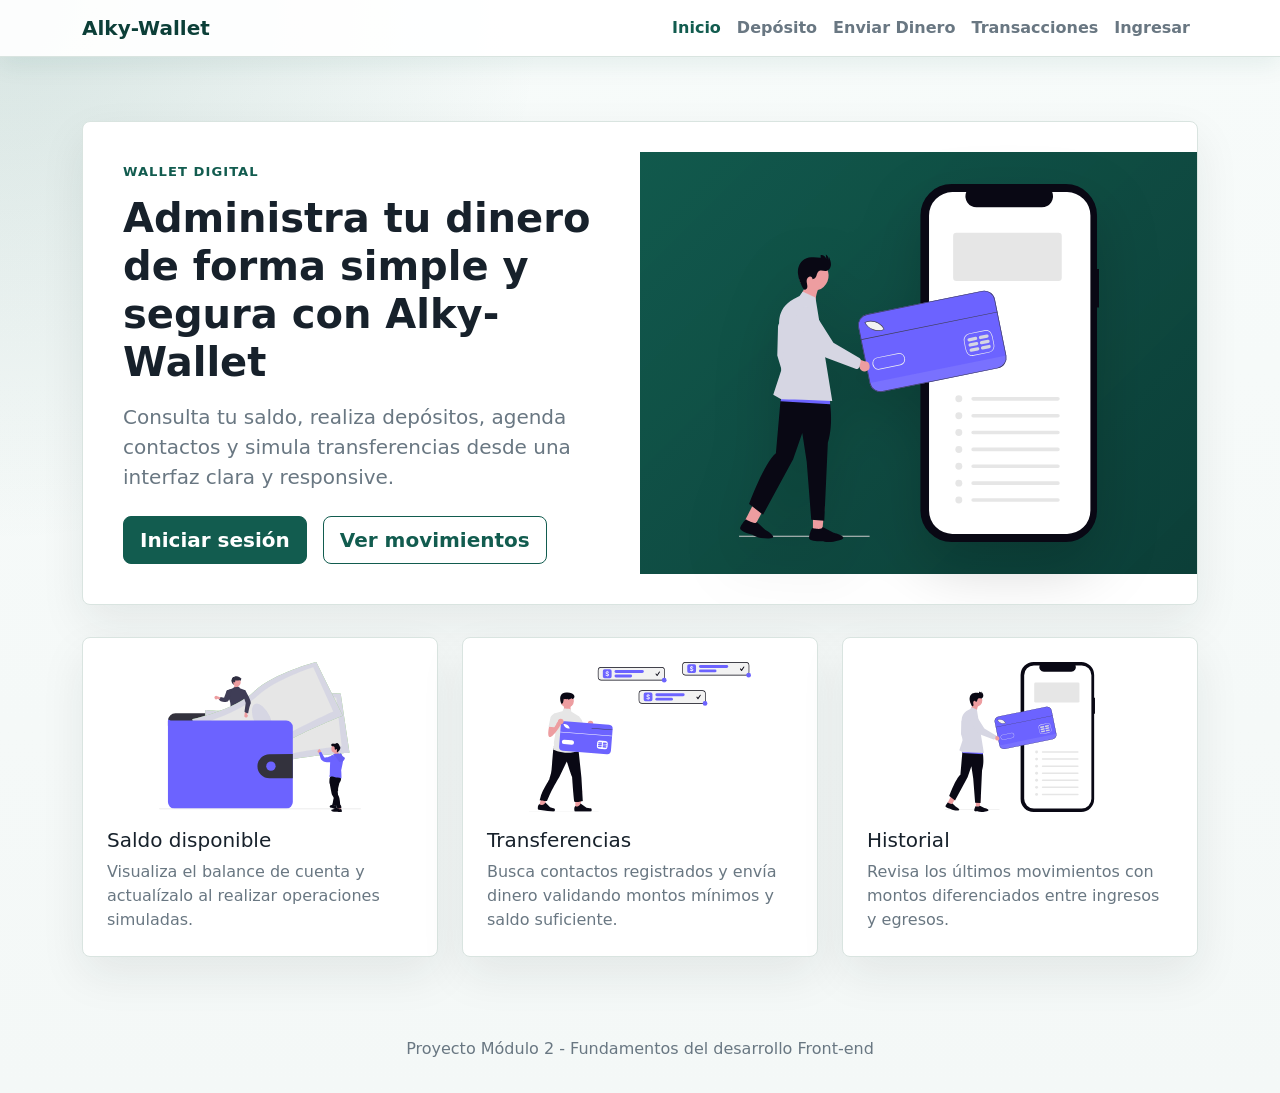
<file: index.html>
<!DOCTYPE html>
<html lang="es">

<head>
  <meta charset="UTF-8">
  <meta name="viewport" content="width=device-width, initial-scale=1.0">
  <title>Alky-Wallet | Inicio</title>

  <!-- BOOTSTRAP CSS -->
  <link href="https://cdn.jsdelivr.net/npm/bootstrap@5.3.8/dist/css/bootstrap.min.css" rel="stylesheet"
    integrity="sha384-sRIl4kxILFvY47J16cr9ZwB07vP4J8+LH7qKQnuqkuIAvNWLzeN8tE5YBujZqJLB" crossorigin="anonymous">

  <!-- BOOTSTRAP JS -->
  <script src="https://cdn.jsdelivr.net/npm/bootstrap@5.3.8/dist/js/bootstrap.bundle.min.js"
    integrity="sha384-FKyoEForCGlyvwx9Hj09JcYn3nv7wiPVlz7YYwJrWVcXK/BmnVDxM+D2scQbITxI"
    crossorigin="anonymous"></script>


  <!-- ESTILOS PROPIOS -->

  <link rel="stylesheet" href="assets/css/style.css">


</head>

<body>

  <!-- NAVBAR -->

  <nav class="navbar navbar-expand-lg sticky-top">
    <div class="container">
      <a class="navbar-brand" href="./index.html">Alky-Wallet</a>
      <button class="navbar-toggler" type="button" data-bs-toggle="collapse" data-bs-target="#navbarNavAltMarkup"
        aria-controls="navbarNavAltMarkup" aria-expanded="false" aria-label="Toggle navigation">
        <span class="navbar-toggler-icon"></span>
      </button>
      <div class="collapse navbar-collapse" id="navbarNavAltMarkup">
        <div class="navbar-nav ms-auto">
          <a class="nav-link active" aria-current="page" href="./index.html">Inicio</a>
          <a class="nav-link" href="./deposit.html">Depósito</a>
          <a class="nav-link" href="./sendmoney.html">Enviar Dinero</a>
          <a class="nav-link" href="./transactions.html">Transacciones</a>
          <a class="nav-link" href="./login.html">Ingresar</a>
        </div>
      </div>
    </div>
  </nav>

  <!-- ENCABEZADO -->
  <header class="page-header">
    <div class="container">
      <div class="row hero-panel align-items-center g-0">
        <div class="col-12 col-lg-6 hero-copy">
          <p class="eyebrow">Wallet digital</p>
          <h1>Administra tu dinero de forma simple y segura con Alky-Wallet</h1>
          <p class="lead mt-3">Consulta tu saldo, realiza depósitos, agenda contactos y simula transferencias desde una interfaz clara y responsive.</p>
          <div class="d-flex flex-column flex-sm-row gap-3 mt-4">
            <a class="btn btn-primary btn-lg" href="./login.html">Iniciar sesión</a>
            <a class="btn btn-outline-primary btn-lg" href="./transactions.html">Ver movimientos</a>
          </div>
        </div>
        <div class="col-12 col-lg-6 hero-visual">
          <img src="./assets/img/imagen1.svg" alt="Persona usando una billetera digital" class="img-fluid">
        </div>
      </div>
    </div>
  </header>

  <main class="container pb-5">
    <section class="row g-4 row-cols-1 row-cols-md-3">
      <div class="col">
        <article class="feature-card">
          <img src="./assets/img/imagen2.svg" alt="Resumen financiero digital">
          <h2 class="h5">Saldo disponible</h2>
          <p class="mb-0">Visualiza el balance de cuenta y actualízalo al realizar operaciones simuladas.</p>
        </article>
      </div>
      <div class="col">
        <article class="feature-card">
          <img src="./assets/img/imagen3.svg" alt="Transferencia entre usuarios">
          <h2 class="h5">Transferencias</h2>
          <p class="mb-0">Busca contactos registrados y envía dinero validando montos mínimos y saldo suficiente.</p>
        </article>
      </div>
      <div class="col">
        <article class="feature-card">
          <img src="./assets/img/imagen1.svg" alt="Historial de operaciones">
          <h2 class="h5">Historial</h2>
          <p class="mb-0">Revisa los últimos movimientos con montos diferenciados entre ingresos y egresos.</p>
        </article>
      </div>
    </section>
  </main>

  <footer class="container text-center">
    Proyecto Módulo 2 - Fundamentos del desarrollo Front-end
  </footer>


</body>

</html>
</file>
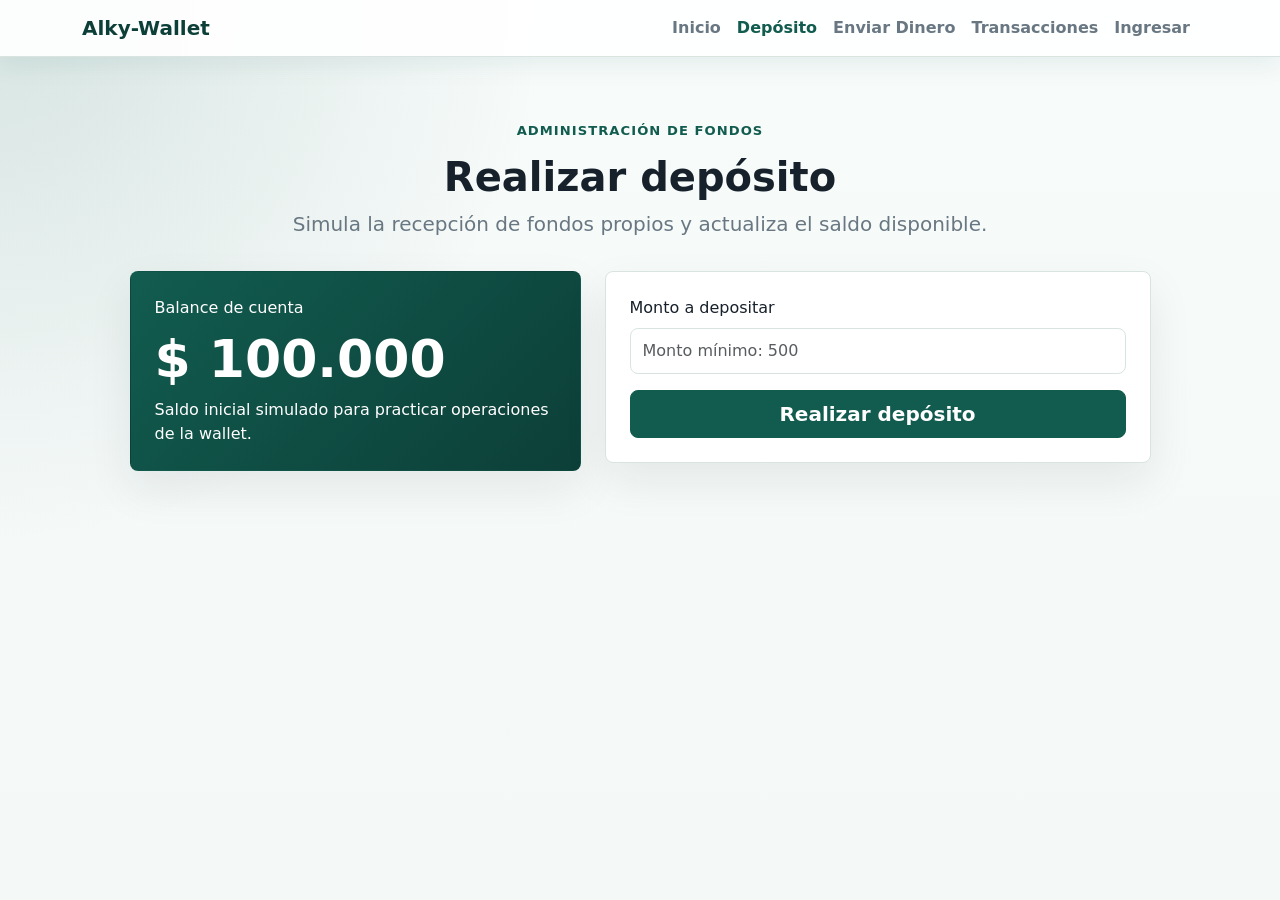
<file: deposit.html>
<!DOCTYPE html>
<html lang="es">

<head>
    <meta charset="UTF-8">
    <meta name="viewport" content="width=device-width, initial-scale=1.0">
    <title>Alky-Wallet | Depósitos</title>

    <!-- BOOTSTRAP CSS -->
    <link href="https://cdn.jsdelivr.net/npm/bootstrap@5.3.8/dist/css/bootstrap.min.css" rel="stylesheet"
        integrity="sha384-sRIl4kxILFvY47J16cr9ZwB07vP4J8+LH7qKQnuqkuIAvNWLzeN8tE5YBujZqJLB" crossorigin="anonymous">

    <!-- BOOTSTRAP JS -->
    <script defer src="https://cdn.jsdelivr.net/npm/bootstrap@5.3.8/dist/js/bootstrap.bundle.min.js"
        integrity="sha384-FKyoEForCGlyvwx9Hj09JcYn3nv7wiPVlz7YYwJrWVcXK/BmnVDxM+D2scQbITxI"
        crossorigin="anonymous"></script>
    <script defer src="https://code.jquery.com/jquery-3.7.1.min.js"></script>

    <!-- CSS INTERNO -->

    <link rel="stylesheet" href="./assets/css/style.css">


    <!-- JS PROPIOS -->

    <script defer src="./assets/js/deposit.js"></script>

</head>

<body>

    <!-- NAVBAR -->
    <nav class="navbar navbar-expand-lg sticky-top">
        <div class="container">
            <a class="navbar-brand" href="./index.html">Alky-Wallet</a>
            <button class="navbar-toggler" type="button" data-bs-toggle="collapse" data-bs-target="#navbarNavAltMarkup"
                aria-controls="navbarNavAltMarkup" aria-expanded="false" aria-label="Toggle navigation">
                <span class="navbar-toggler-icon"></span>
            </button>
            <div class="collapse navbar-collapse" id="navbarNavAltMarkup">
                <div class="navbar-nav ms-auto">
                    <a class="nav-link" href="./index.html">Inicio</a>
                    <a class="nav-link active" aria-current="page" href="./deposit.html">Depósito</a>
                    <a class="nav-link" href="./sendmoney.html">Enviar Dinero</a>
                    <a class="nav-link" href="./transactions.html">Transacciones</a>
                    <a class="nav-link" href="./login.html">Ingresar</a>
                </div>
            </div>
        </div>
    </nav>

    <header class="page-header">
        <div class="container text-center">
            <p class="eyebrow">Administración de fondos</p>
            <h1>Realizar depósito</h1>
            <p class="lead mb-0">Simula la recepción de fondos propios y actualiza el saldo disponible.</p>
        </div>
    </header>

    <main class="container pb-5">

        <section class="row justify-content-center g-4">
            <div class="col-12 col-lg-5">
                <article class="balance-card h-100">
                    <p class="mb-2">Balance de cuenta</p>
                    <h2 class="balance-amount">$ <span id="balance">0</span></h2>
                    <p class="mb-0">Saldo inicial simulado para practicar operaciones de la wallet.</p>
                </article>
            </div>
            <div class="col-12 col-lg-6">
                <form id="formDeposito" class="app-panel">
                    <div class="mb-3">
                        <label for="monto" class="form-label">Monto a depositar</label>
                        <input type="number" class="form-control" id="monto" name="monto" placeholder="Monto mínimo: 500" required min="500">
                    </div>
                    <button type="submit" class="btn btn-primary btn-lg w-100">Realizar depósito</button>
                    <div id="depositMessage" class="status-message" role="alert"></div>
                </form>
            </div>
        </section>

    </main>




</body>

</html>
</file>
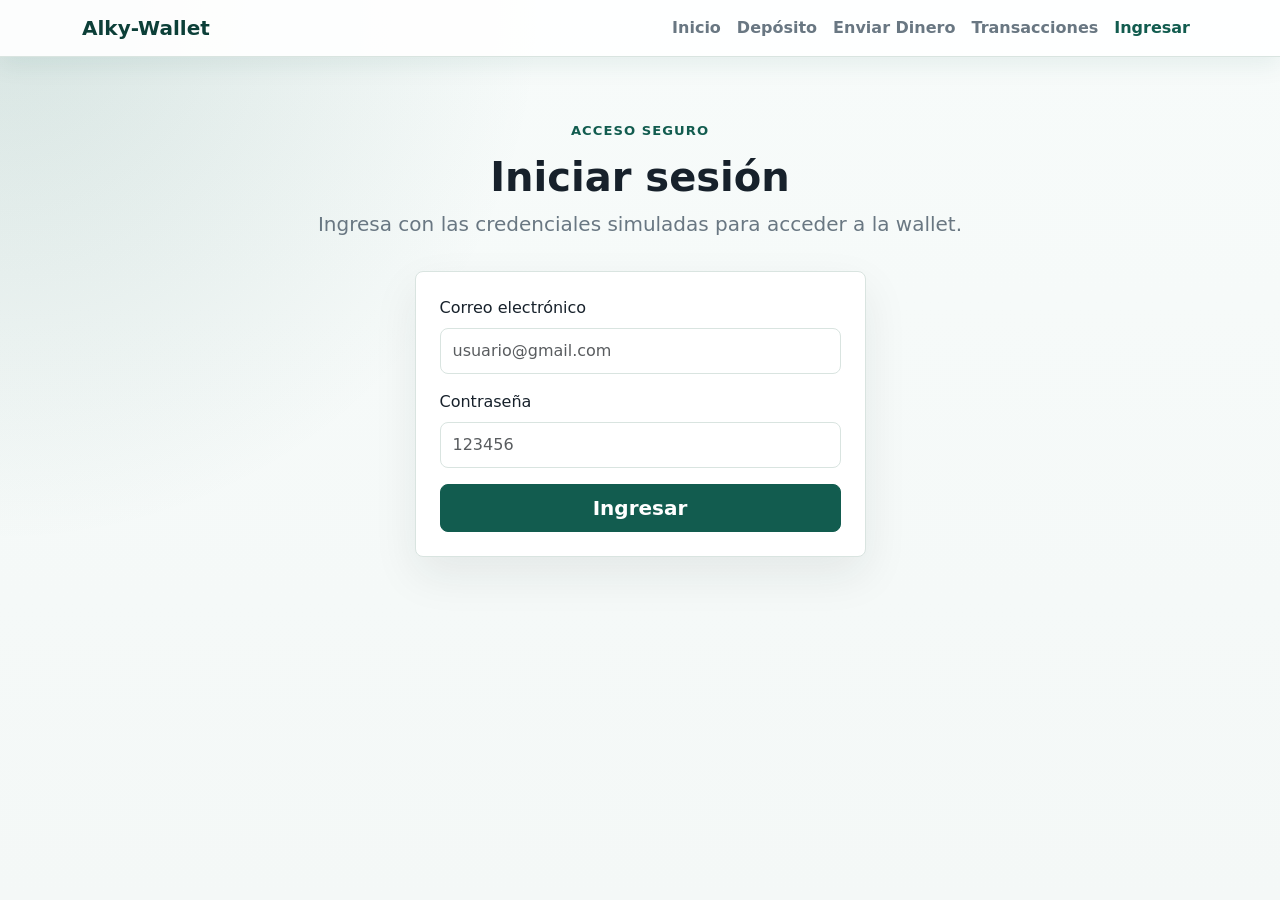
<file: login.html>
<!DOCTYPE html>
<html lang="es">

<head>
    <meta charset="UTF-8">
    <meta name="viewport" content="width=device-width, initial-scale=1.0">
    <title>Alky-Wallet | Iniciar sesión</title>

    <!-- BOOTSTRAP CSS -->
    <link href="https://cdn.jsdelivr.net/npm/bootstrap@5.3.8/dist/css/bootstrap.min.css" rel="stylesheet"
        integrity="sha384-sRIl4kxILFvY47J16cr9ZwB07vP4J8+LH7qKQnuqkuIAvNWLzeN8tE5YBujZqJLB" crossorigin="anonymous">

    <!-- BOOTSTRAP JS -->
    <script defer src="https://cdn.jsdelivr.net/npm/bootstrap@5.3.8/dist/js/bootstrap.bundle.min.js"
        integrity="sha384-FKyoEForCGlyvwx9Hj09JcYn3nv7wiPVlz7YYwJrWVcXK/BmnVDxM+D2scQbITxI"
        crossorigin="anonymous"></script>
    <script defer src="https://code.jquery.com/jquery-3.7.1.min.js"></script>

    <!-- ESTILOS PROPIOS -->
    <link rel="stylesheet" href="./assets/css/style.css">

    <!-- JS PROPIO -->
    <script defer src="./assets/js/login.js"></script>

</head>

<body>

    <!-- NAVBAR -->
    <nav class="navbar navbar-expand-lg sticky-top">
        <div class="container">
            <a class="navbar-brand" href="./index.html">Alky-Wallet</a>
            <button class="navbar-toggler" type="button" data-bs-toggle="collapse" data-bs-target="#navbarNavAltMarkup"
                aria-controls="navbarNavAltMarkup" aria-expanded="false" aria-label="Toggle navigation">
                <span class="navbar-toggler-icon"></span>
            </button>
            <div class="collapse navbar-collapse" id="navbarNavAltMarkup">
                <div class="navbar-nav ms-auto">
                    <a class="nav-link" href="./index.html">Inicio</a>
                    <a class="nav-link" href="./deposit.html">Depósito</a>
                    <a class="nav-link" href="./sendmoney.html">Enviar Dinero</a>
                    <a class="nav-link" href="./transactions.html">Transacciones</a>
                    <a class="nav-link active" aria-current="page" href="./login.html">Ingresar</a>
                </div>
            </div>
        </div>
    </nav>


    <!-- ENCABEZADO -->
    <header class="page-header">
        <div class="container text-center">
            <p class="eyebrow">Acceso seguro</p>
            <h1>Iniciar sesión</h1>
            <p class="lead mb-0">Ingresa con las credenciales simuladas para acceder a la wallet.</p>
        </div>
    </header>

    <main class="container pb-5">

        <section>

            <div class="row justify-content-center">
                <div class="col-12 col-sm-6 col-lg-5">
                    <form id="formLogin" class="app-panel">
                        <div class="mb-3">
                            <label for="email" class="form-label">Correo electrónico</label>
                            <input type="email" class="form-control" name="email" id="email" placeholder="usuario@gmail.com" autocomplete="email" required>
                        </div>
                        <div class="mb-3">
                            <label for="password" class="form-label">Contraseña</label>
                            <input type="password" class="form-control" name="password" id="password" placeholder="123456" autocomplete="current-password" required>
                        </div>
                        <div class="d-grid">
                            <input type="submit" class="btn btn-primary btn-lg" value="Ingresar">
                        </div>
                        <div id="loginMessage" class="status-message" role="alert"></div>
                    </form>
                </div>
            </div>

        </section>

    </main>


</body>

</html>
</file>
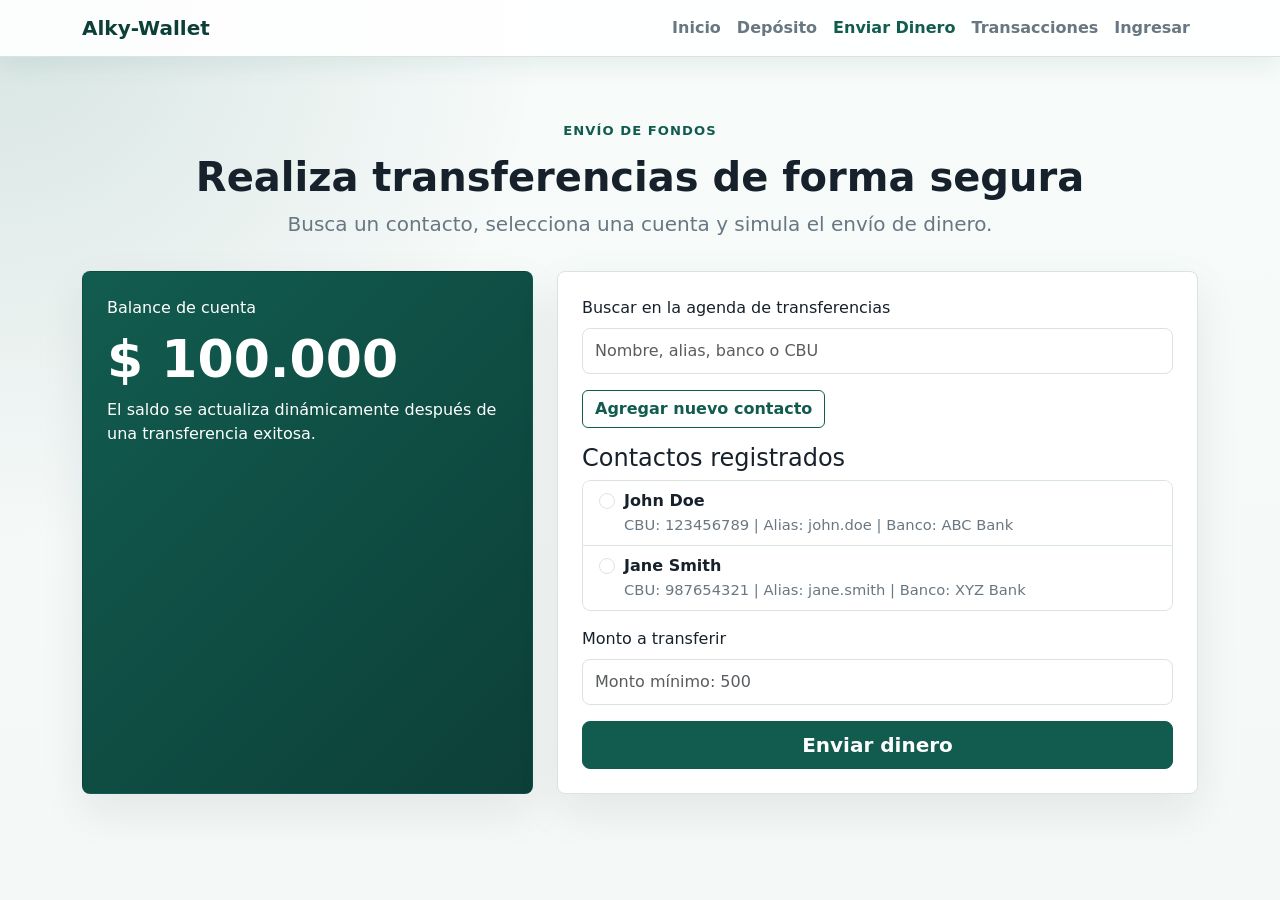
<file: sendmoney.html>
<!DOCTYPE html>
<html lang="es">

<head>
    <meta charset="UTF-8">
    <meta name="viewport" content="width=device-width, initial-scale=1.0">
    <title>Alky-Wallet | Enviar dinero</title>

    <!-- BOOTSTRAP CSS -->
    <link href="https://cdn.jsdelivr.net/npm/bootstrap@5.3.8/dist/css/bootstrap.min.css" rel="stylesheet"
        integrity="sha384-sRIl4kxILFvY47J16cr9ZwB07vP4J8+LH7qKQnuqkuIAvNWLzeN8tE5YBujZqJLB" crossorigin="anonymous">

    <!-- BOOTSTRAP JS -->
    <script defer src="https://cdn.jsdelivr.net/npm/bootstrap@5.3.8/dist/js/bootstrap.bundle.min.js"
        integrity="sha384-FKyoEForCGlyvwx9Hj09JcYn3nv7wiPVlz7YYwJrWVcXK/BmnVDxM+D2scQbITxI"
        crossorigin="anonymous"></script>
    <script defer src="https://code.jquery.com/jquery-3.7.1.min.js"></script>

    <!-- ESTILOS PROPIOS -->
    <link rel="stylesheet" href="./assets/css/style.css">

    <!-- JS PROPIO -->
    <script defer src="./assets/js/sendmoney.js"></script>


</head>

<body>

    <!-- NAVBAR -->
    <nav class="navbar navbar-expand-lg sticky-top">
        <div class="container">
            <a class="navbar-brand" href="./index.html">Alky-Wallet</a>
            <button class="navbar-toggler" type="button" data-bs-toggle="collapse" data-bs-target="#navbarNavAltMarkup"
                aria-controls="navbarNavAltMarkup" aria-expanded="false" aria-label="Toggle navigation">
                <span class="navbar-toggler-icon"></span>
            </button>
            <div class="collapse navbar-collapse" id="navbarNavAltMarkup">
                <div class="navbar-nav ms-auto">
                    <a class="nav-link" href="./index.html">Inicio</a>
                    <a class="nav-link" href="./deposit.html">Depósito</a>
                    <a class="nav-link active" aria-current="page" href="./sendmoney.html">Enviar Dinero</a>
                    <a class="nav-link" href="./transactions.html">Transacciones</a>
                    <a class="nav-link" href="./login.html">Ingresar</a>
                </div>
            </div>
        </div>
    </nav>


    <!-- ENCABEZADO -->
    <header class="page-header">
        <div class="container text-center">
            <p class="eyebrow">Envío de fondos</p>
            <h1>Realiza transferencias de forma segura</h1>
            <p class="lead mb-0">Busca un contacto, selecciona una cuenta y simula el envío de dinero.</p>
        </div>
    </header>

    <main class="container pb-5">

        <section class="row justify-content-center g-4">
                <div class="col-12 col-lg-5">
                    <article class="balance-card h-100">
                        <p class="mb-2">Balance de cuenta</p>
                        <h2 class="balance-amount">$ <span id="balance">0</span></h2>
                        <p class="mb-0">El saldo se actualiza dinámicamente después de una transferencia exitosa.</p>
                    </article>
                </div>
                <div class="col-12 col-lg-7">
                    <form id="formSendMoney" class="app-panel">
                        <div class="mb-3">
                            <label for="buscarContacto" class="form-label">Buscar en la agenda de transferencias</label>
                            <input type="text" class="form-control" placeholder="Nombre, alias, banco o CBU" name="buscarContacto" id="buscarContacto" list="contactosSugeridos" autocomplete="off">
                            <datalist id="contactosSugeridos"></datalist>
                        </div>
                        <div class="mb-3">
                            <button class="btn btn-outline-primary" type="button" data-bs-toggle="modal" data-bs-target="#contactModal">Agregar nuevo contacto</button>
                        </div>

                        <div>
                            <h2 class="h4">Contactos registrados</h2>

                            <div class="mb-3">
                                <ul class="list-group" id="listaContactos">
                                    <!-- AQUÍ SE CARGAR LOS LI CON LOS DATOS DE LOS CONTACTOS -->
                                </ul>

                            </div>

                        </div>

                        <div class="mb-3">
                            <label for="monto" class="form-label">Monto a transferir</label>
                            <input type="number" class="form-control" min="500" name="monto" id="monto" placeholder="Monto mínimo: 500" required>
                        </div>

                        <div class="d-grid">
                            <input type="submit" class="btn btn-primary btn-lg" value="Enviar dinero">
                        </div>
                        <div id="sendMessage" class="status-message" role="alert"></div>

                    </form>

                </div>

        </section>

    </main>

    <div class="modal fade" id="contactModal" tabindex="-1" aria-labelledby="contactModalLabel" aria-hidden="true">
        <div class="modal-dialog">
            <form class="modal-content" id="formContacto">
                <div class="modal-header">
                    <h2 class="modal-title h5" id="contactModalLabel">Nuevo contacto</h2>
                    <button type="button" class="btn-close" data-bs-dismiss="modal" aria-label="Cerrar"></button>
                </div>
                <div class="modal-body">
                    <div class="mb-3">
                        <label for="nuevoNombre" class="form-label">Nombre</label>
                        <input type="text" class="form-control" id="nuevoNombre" required>
                    </div>
                    <div class="mb-3">
                        <label for="nuevoCbu" class="form-label">CBU</label>
                        <input type="text" class="form-control" id="nuevoCbu" minlength="6" required>
                    </div>
                    <div class="mb-3">
                        <label for="nuevoAlias" class="form-label">Alias</label>
                        <input type="text" class="form-control" id="nuevoAlias" required>
                    </div>
                    <div>
                        <label for="nuevoBanco" class="form-label">Banco</label>
                        <input type="text" class="form-control" id="nuevoBanco" required>
                    </div>
                </div>
                <div class="modal-footer">
                    <button type="button" class="btn btn-outline-primary" data-bs-dismiss="modal">Cancelar</button>
                    <button type="submit" class="btn btn-primary">Guardar contacto</button>
                </div>
            </form>
        </div>
    </div>


</body>

</html>
</file>
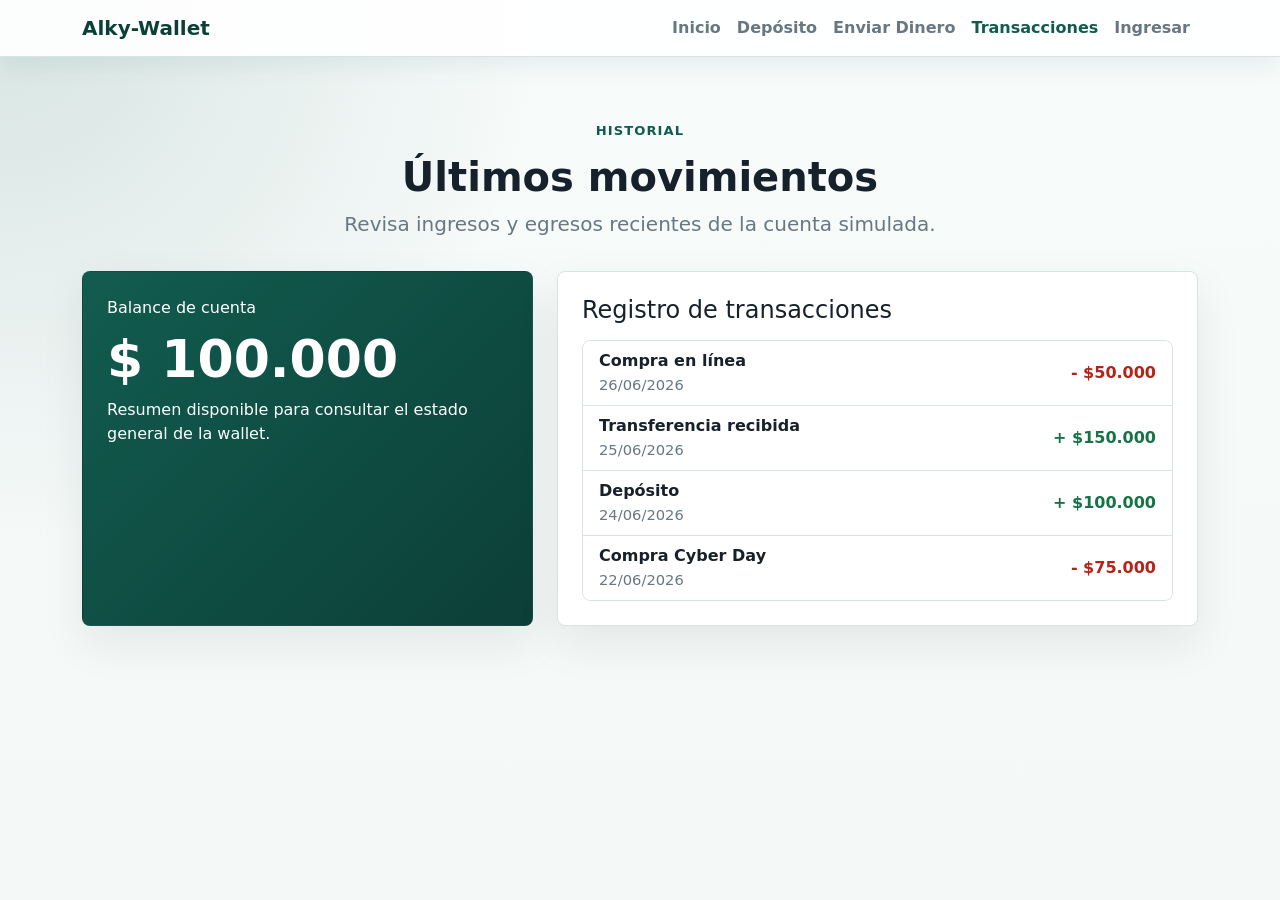
<file: transactions.html>
<!DOCTYPE html>
<html lang="es">

<head>
    <meta charset="UTF-8">
    <meta name="viewport" content="width=device-width, initial-scale=1.0">
    <title>Alky-Wallet | Transacciones</title>

    <!-- BOOTSTRAP CSS -->
    <link href="https://cdn.jsdelivr.net/npm/bootstrap@5.3.8/dist/css/bootstrap.min.css" rel="stylesheet"
        integrity="sha384-sRIl4kxILFvY47J16cr9ZwB07vP4J8+LH7qKQnuqkuIAvNWLzeN8tE5YBujZqJLB" crossorigin="anonymous">

    <!-- BOOTSTRAP JS -->
    <script defer src="https://cdn.jsdelivr.net/npm/bootstrap@5.3.8/dist/js/bootstrap.bundle.min.js"
        integrity="sha384-FKyoEForCGlyvwx9Hj09JcYn3nv7wiPVlz7YYwJrWVcXK/BmnVDxM+D2scQbITxI"
        crossorigin="anonymous"></script>
    <script defer src="https://code.jquery.com/jquery-3.7.1.min.js"></script>

    <!-- CSS INTERNO -->

    <link rel="stylesheet" href="./assets/css/style.css">


    <!-- JS PROPIOS -->

    <script defer src="./assets/js/transactions.fragments.js"></script>

</head>

<body>

    <!-- NAVBAR -->
    <nav class="navbar navbar-expand-lg sticky-top">
        <div class="container">
            <a class="navbar-brand" href="./index.html">Alky-Wallet</a>
            <button class="navbar-toggler" type="button" data-bs-toggle="collapse" data-bs-target="#navbarNavAltMarkup"
                aria-controls="navbarNavAltMarkup" aria-expanded="false" aria-label="Toggle navigation">
                <span class="navbar-toggler-icon"></span>
            </button>
            <div class="collapse navbar-collapse" id="navbarNavAltMarkup">
                <div class="navbar-nav ms-auto">
                    <a class="nav-link" href="./index.html">Inicio</a>
                    <a class="nav-link" href="./deposit.html">Depósito</a>
                    <a class="nav-link" href="./sendmoney.html">Enviar Dinero</a>
                    <a class="nav-link active" href="./transactions.html" aria-current="page">Transacciones</a>
                    <a class="nav-link" href="./login.html">Ingresar</a>
                </div>
            </div>
        </div>
    </nav>

    <header class="page-header">
        <div class="container text-center">
            <p class="eyebrow">Historial</p>
            <h1>Últimos movimientos</h1>
            <p class="lead mb-0">Revisa ingresos y egresos recientes de la cuenta simulada.</p>
        </div>
    </header>

    <main class="container pb-5">

        <section class="row justify-content-center g-4">
            <div class="col-12 col-lg-5">
                <article class="balance-card h-100">
                    <p class="mb-2">Balance de cuenta</p>
                    <h2 class="balance-amount">$ <span id="balance">0</span></h2>
                    <p class="mb-0">Resumen disponible para consultar el estado general de la wallet.</p>
                </article>
            </div>
            <div class="col-12 col-lg-7">
                <article class="app-panel">
                    <h2 class="h4 mb-3">Registro de transacciones</h2>
                    <ul class="list-group" id="listaTransacciones">
                        <!-- AQUÍ SE AGREGARÁN LAS TRANSACCIONES -->
                    </ul>
                </article>
            </div>
        </section>

    </main>



    
</body>

</html>
</file>
<file: assets/css/style.css>
:root {
    --brand: #125c4f;
    --brand-dark: #0c3f38;
    --brand-soft: #dff6ef;
    --accent: #f2b84b;
    --ink: #17212b;
    --muted: #697782;
    --line: #d9e4e0;
    --panel: #ffffff;
    --bg: #f4f8f7;
    --danger: #b42318;
    --success: #157347;
}

* {
    box-sizing: border-box;
}

body {
    min-height: 100vh;
    margin: 0;
    color: var(--ink);
    background:
        radial-gradient(circle at top left, rgba(18, 92, 79, 0.14), transparent 34rem),
        linear-gradient(180deg, #f7fbfa 0%, var(--bg) 100%);
    font-family: system-ui, -apple-system, BlinkMacSystemFont, "Segoe UI", sans-serif;
}

.navbar {
    background-color: rgba(255, 255, 255, 0.92) !important;
    border-bottom: 1px solid var(--line);
    box-shadow: 0 8px 24px rgba(18, 92, 79, 0.08);
}

.navbar-brand {
    color: var(--brand-dark);
    font-weight: 800;
    letter-spacing: 0;
}

.nav-link {
    color: var(--muted);
    font-weight: 600;
}

.nav-link:hover,
.nav-link:focus,
.nav-link.active {
    color: var(--brand) !important;
}

.page-header {
    padding: 4rem 0 2rem;
}

.eyebrow {
    margin-bottom: 0.75rem;
    color: var(--brand);
    font-size: 0.82rem;
    font-weight: 800;
    letter-spacing: 0.08em;
    text-transform: uppercase;
}

h1,
h2,
h3 {
    color: var(--ink);
    font-weight: 800;
    letter-spacing: 0;
}

.lead {
    color: var(--muted);
}

.hero-panel,
.app-panel,
.feature-card,
.balance-card {
    background: var(--panel);
    border: 1px solid var(--line);
    border-radius: 8px;
    box-shadow: 0 18px 45px rgba(23, 33, 43, 0.08);
}

.hero-panel {
    overflow: hidden;
}

.hero-copy {
    padding: 2.5rem;
}

.hero-visual {
    min-height: 320px;
    padding: 2rem;
    background:
        linear-gradient(135deg, rgba(18, 92, 79, 0.9), rgba(12, 63, 56, 0.98)),
        var(--brand-dark);
    display: grid;
    place-items: center;
}

.hero-visual img {
    width: min(100%, 360px);
    filter: drop-shadow(0 24px 30px rgba(0, 0, 0, 0.18));
}

.feature-card,
.app-panel,
.balance-card {
    padding: 1.5rem;
}

.feature-card {
    height: 100%;
}

.feature-card img {
    height: 150px;
    width: 100%;
    object-fit: contain;
    margin-bottom: 1rem;
}

.feature-card p,
.app-panel p {
    color: var(--muted);
}

.balance-card {
    color: #ffffff;
    background: linear-gradient(135deg, var(--brand), var(--brand-dark));
    border-color: transparent;
}

.balance-card h2,
.balance-card p {
    color: inherit;
}

.balance-amount {
    font-size: clamp(2rem, 5vw, 3.25rem);
    font-weight: 800;
}

.btn-primary {
    background-color: var(--brand);
    border-color: var(--brand);
    font-weight: 700;
}

.btn-primary:hover,
.btn-primary:focus {
    background-color: var(--brand-dark);
    border-color: var(--brand-dark);
}

.btn-outline-primary {
    color: var(--brand);
    border-color: var(--brand);
    font-weight: 700;
}

.btn-outline-primary:hover,
.btn-outline-primary:focus {
    background-color: var(--brand);
    border-color: var(--brand);
}

.form-control,
.form-select {
    border-color: var(--line);
    border-radius: 8px;
    min-height: 46px;
}

.form-control:focus,
.form-select:focus {
    border-color: var(--brand);
    box-shadow: 0 0 0 0.2rem rgba(18, 92, 79, 0.18);
}

.list-group {
    border-radius: 8px;
    overflow: hidden;
}

.list-group-item {
    border-color: var(--line);
}

.contact-item,
.transaction-item {
    display: flex;
    align-items: center;
    justify-content: space-between;
    gap: 1rem;
}

.contact-main,
.transaction-main {
    min-width: 0;
}

.contact-name,
.transaction-title {
    display: block;
    color: var(--ink);
    font-weight: 800;
}

.contact-meta,
.transaction-meta {
    color: var(--muted);
    font-size: 0.92rem;
}

.amount-income {
    color: var(--success);
    font-weight: 800;
}

.amount-expense {
    color: var(--danger);
    font-weight: 800;
}

.status-message {
    display: none;
    margin-top: 1rem;
    padding: 0.9rem 1rem;
    border-radius: 8px;
    font-weight: 700;
}

.status-message.success {
    display: block;
    color: #0f5132;
    background-color: #d1e7dd;
    border: 1px solid #badbcc;
}

.status-message.error {
    display: block;
    color: #842029;
    background-color: #f8d7da;
    border: 1px solid #f5c2c7;
}

.empty-state {
    color: var(--muted);
    background: #ffffff;
    border: 1px dashed var(--line);
    border-radius: 8px;
    padding: 1rem;
    text-align: center;
}

footer {
    color: var(--muted);
    padding: 2rem 0;
}

@media (max-width: 767.98px) {
    .page-header {
        padding: 2.5rem 0 1.25rem;
    }

    .hero-copy {
        padding: 1.5rem;
    }

    .hero-visual {
        min-height: 220px;
    }

    .contact-item,
    .transaction-item {
        align-items: flex-start;
        flex-direction: column;
    }
}
</file>
